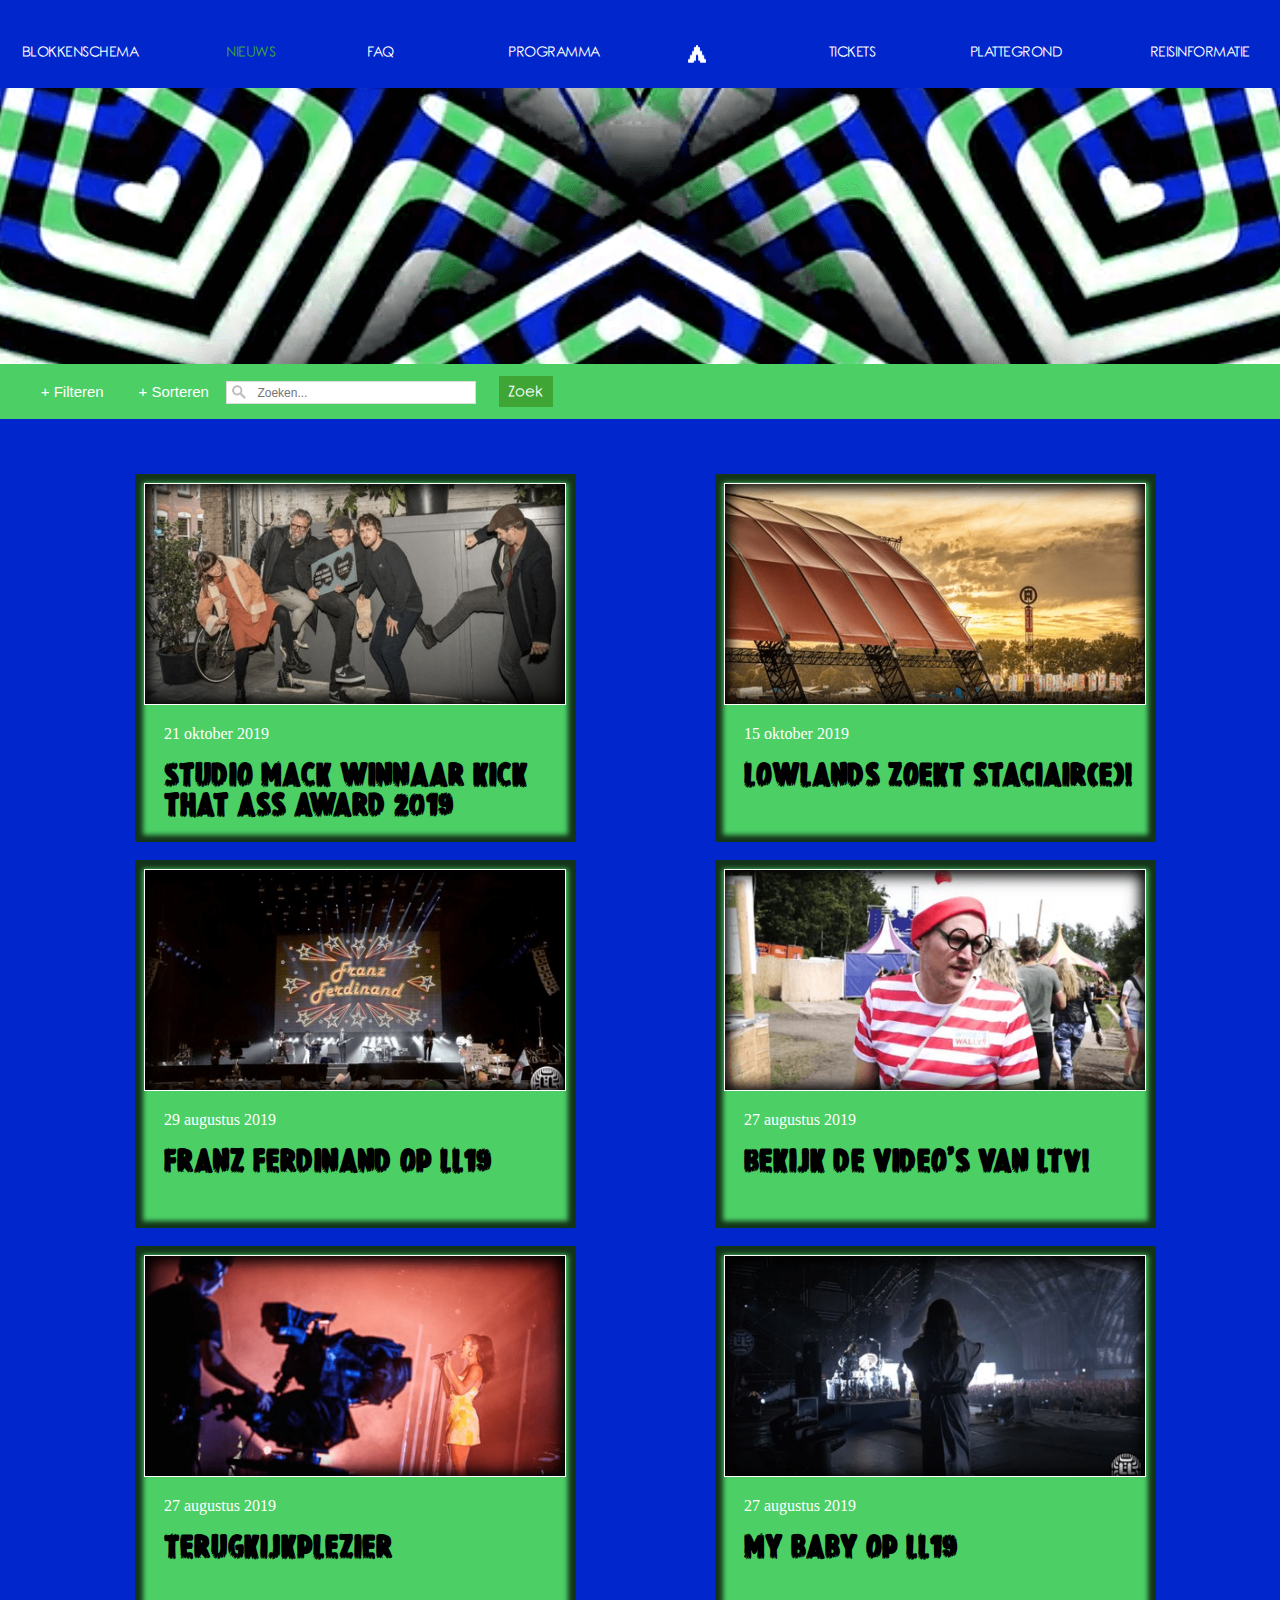
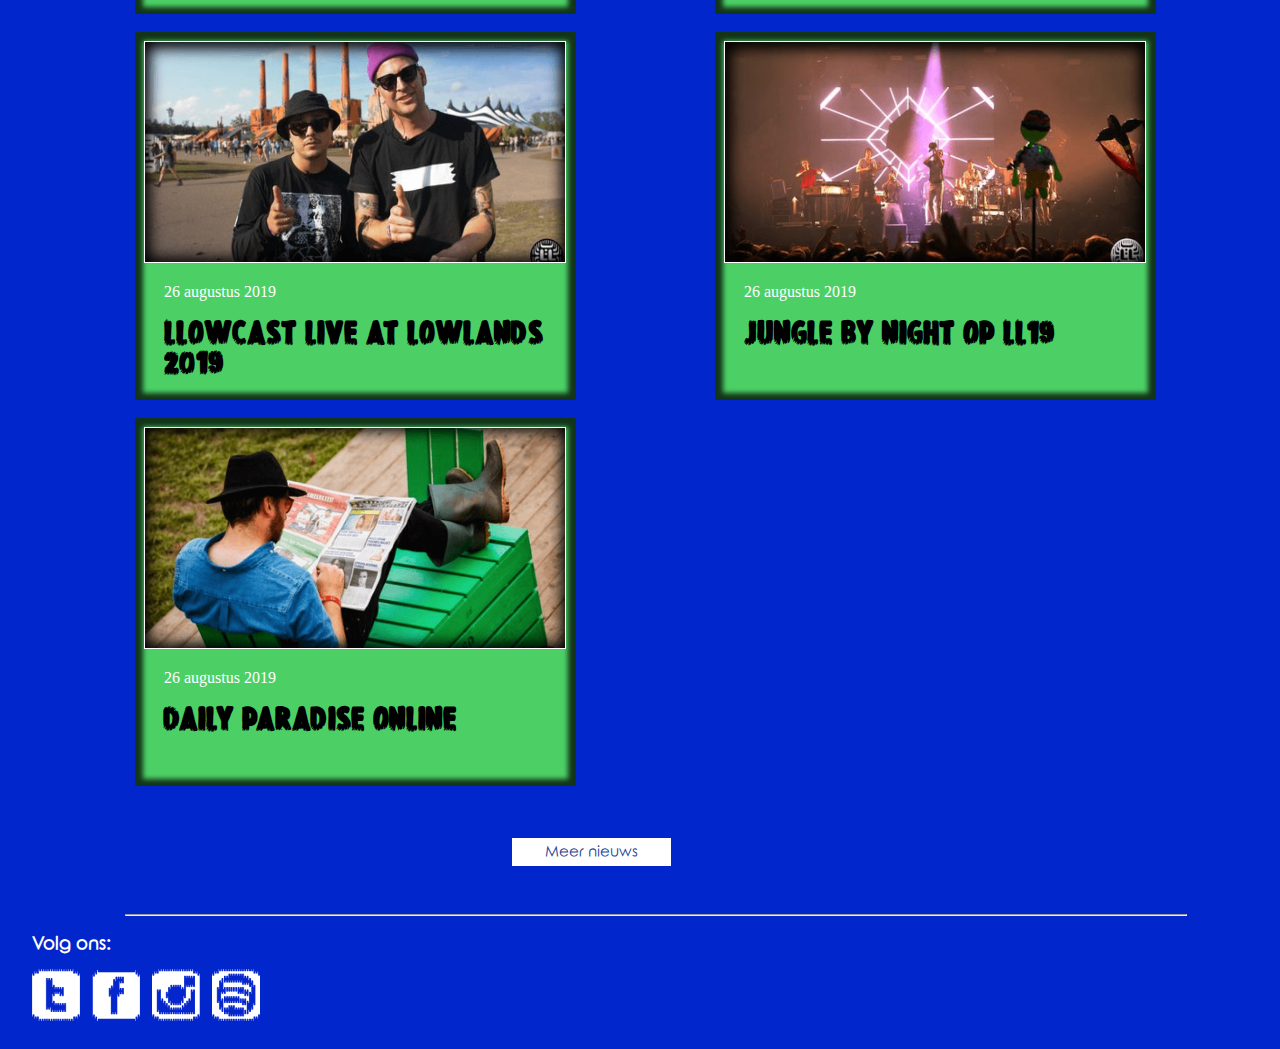
<file: index.html>
<!DOCTYPE html>
<html lang="nl">

<head>
    <meta charset="UTF-8">
    <title>Lowlands</title>
    <meta name="viewport" content="width=device-width, initial-scale=1">
    <link rel="stylesheet" href="stylesheet.css">
</head>

<body>
    <header>
        <!------------navigatie------------>
        <nav>
            <ul>
                <li><a>Blokkenschema</a></li>
                <li><a href="index.html" class="current">Nieuws</a></li>
                <li><a>FAQ</a></li>
                <li><a>Programma</a></li>
                <li id='homebutton'><a><img id="logo" src="./images/logo.png" alt="logo"></a></li>
                <li><a>Tickets</a></li>
                <li><a>Plattegrond</a></li>
                <li><a href="reisinformatie.html">Reisinformatie</a></li>
            </ul>
        </nav>
    </header>
    <main>
        <!------------filteren en sorteren------------>
        <section id="filteren">
            <button id="filterbutton">+ Filteren</button>
            <button>+ Sorteren</button>

            <!--https://www.w3schools.com/css/tryit.asp?filename=trycss_form_search_anim-->
            <input type="search" id="myInput" onkeyup="myFunction()" placeholder="Zoeken...">
            <button id="zoekknop" type="submit">Zoek</button>
        </section>

        <!--https://www.w3schools.com/howto/howto_css_custom_checkbox.asp-->
        <article id="filteropdrachten">
            <h1 id="filter">Filteren:</h1>
            <label class="filteropdracht">Alles
                <input type="checkbox">
                <span></span>
            </label>
            <label class="filteropdracht">Nieuw
                <input type="checkbox">
                <span></span>
            </label>

            <label class="filteropdracht">Oud
                <input type="checkbox">
                <span></span>
            </label>
        </article>

        <!------------Alle nieuwsberichten------------>
        <section>
            <a href="detail.html">
                <figure><img src="images/nieuws1.png" alt="Nieuwsbericht 1">
                    <figcaption>
                        <p>21 oktober 2019</p>
                        <h2>Studio Mack winnaar kick that ass award 2019</h2>
                    </figcaption>
                </figure>
            </a>

            <figure><img src="images/nieuws2.png" alt="Nieuwsbericht 2">
                <figcaption>
                    <p>15 oktober 2019</p>
                    <h2>Lowlands zoekt staciair(e)!</h2>
                </figcaption>
            </figure>

            <figure><img src="images/nieuws3.png" alt="Nieuwsbericht 3">
                <figcaption>
                    <p>29 augustus 2019</p>
                    <h2>Franz ferdinand op LL19</h2>
                </figcaption>
            </figure>

            <figure><img src="images/nieuws4.png" alt="Nieuwsbericht 4">
                <figcaption>
                    <p>27 augustus 2019</p>
                    <h2>Bekijk de video's van LTV!</h2>
                </figcaption>
            </figure>

            <figure><img src="images/nieuws5.png" alt="Nieuwsbericht 5">
                <figcaption>
                    <p>27 augustus 2019</p>
                    <h2>Terugkijkplezier</h2>
                </figcaption>
            </figure>

            <figure><img src="images/nieuws6.png" alt="Nieuwsbericht 6">
                <figcaption>
                    <p>27 augustus 2019</p>
                    <h2>My baby op LL19</h2>
                </figcaption>
            </figure>

            <figure><img src="images/nieuws7.png" alt="Nieuwsbericht 7">
                <figcaption>
                    <p>26 augustus 2019</p>
                    <h2>Llowcast live at lowlands 2019</h2>
                </figcaption>
            </figure>

            <figure><img src="images/nieuws8.png" alt="Nieuwsbericht 8">
                <figcaption>
                    <p>26 augustus 2019</p>
                    <h2>Jungle by night op LL19</h2>
                </figcaption>
            </figure>

            <figure><img src="images/nieuws9.png" alt="Nieuwsbericht 9">
                <figcaption>
                    <p>26 augustus 2019</p>
                    <h2>Daily paradise online</h2>
                </figcaption>
            </figure>
        </section>
        <!------------button om meer nieuws te laden------------>
        <button class="nieuws-button">Meer nieuws</button>

        <script src="javascript.js"></script>
    </main>
    <footer>
        <!------------Footer------------>
        <hr>
        <h3>Volg ons:</h3>
        <img src="images/twitter.png" alt="twitter" class="socialmedia">
        <img src="images/facebook.png" alt="facebook" class="socialmedia">
        <img src="images/instagram.png" alt="instagram" class="socialmedia">
        <img src="images/spotify.png" alt="spotify" class="socialmedia">
    </footer>
</body>

</html>
</file>
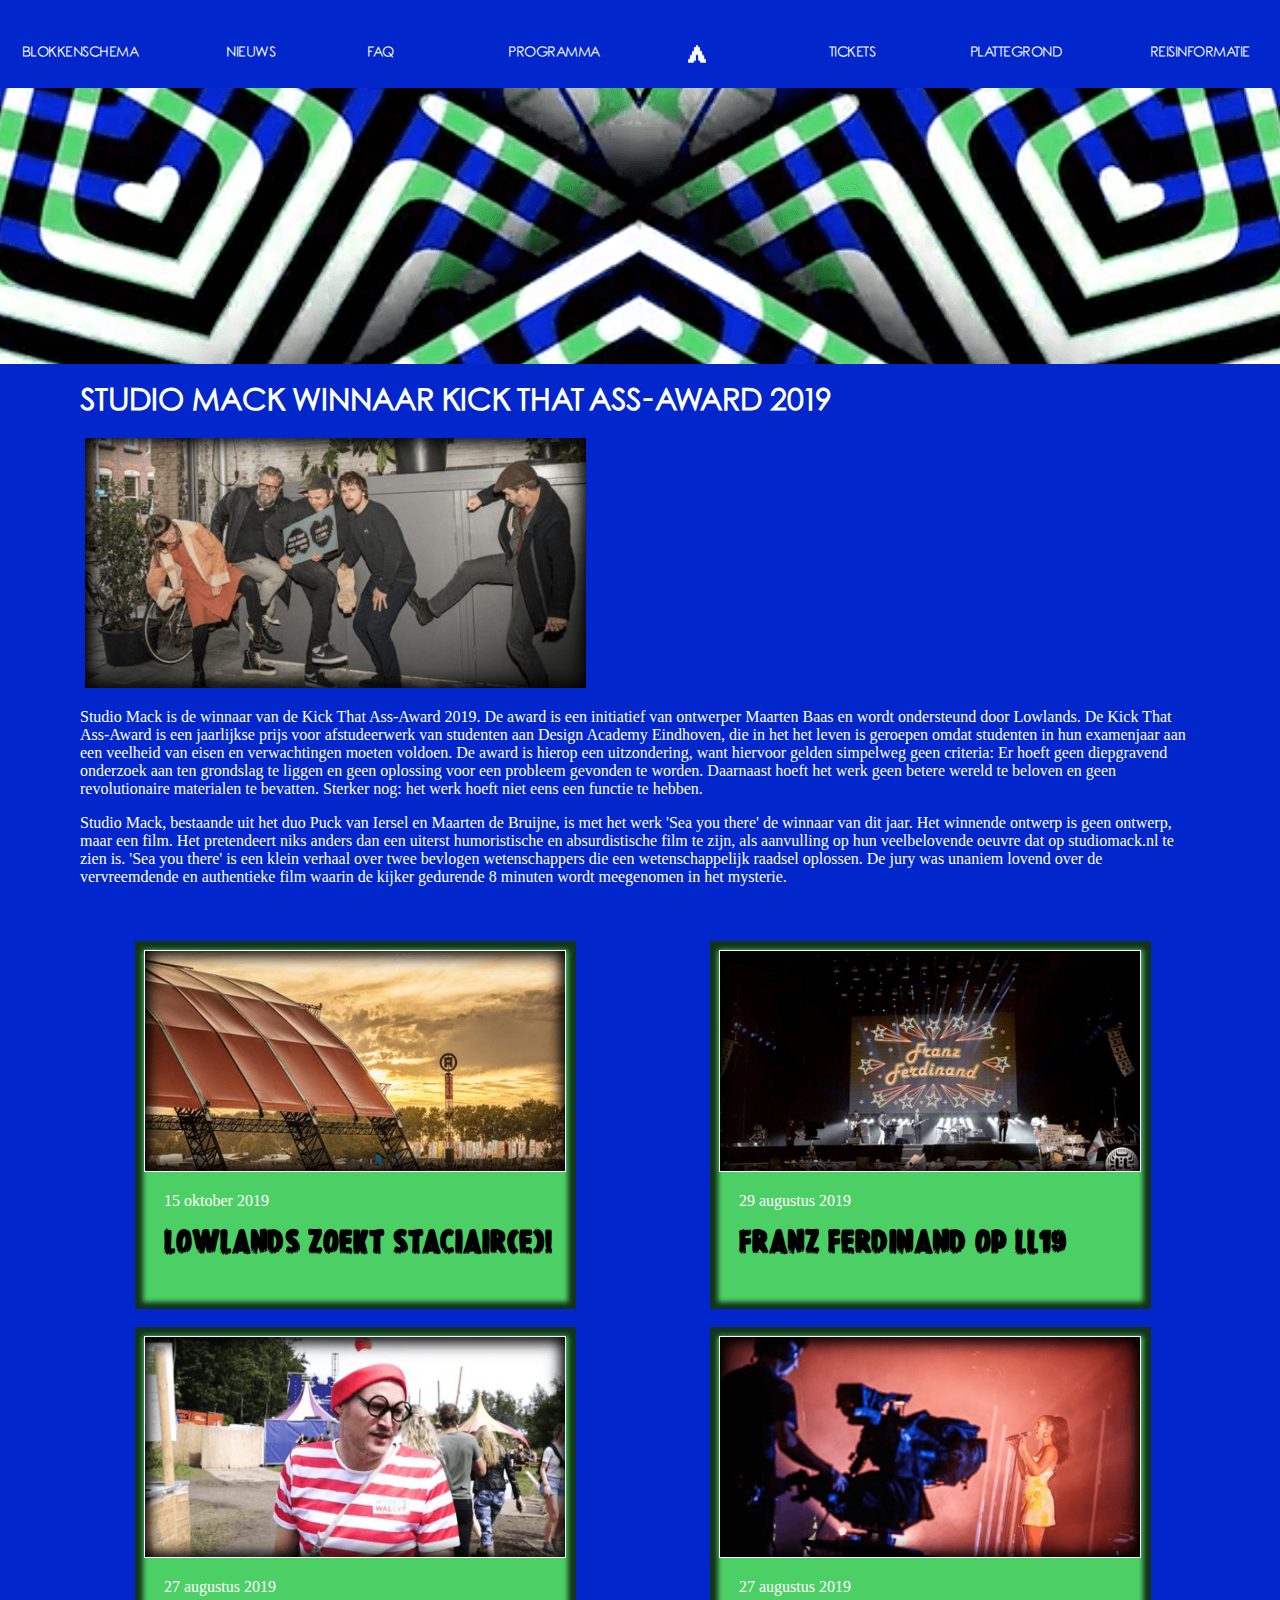
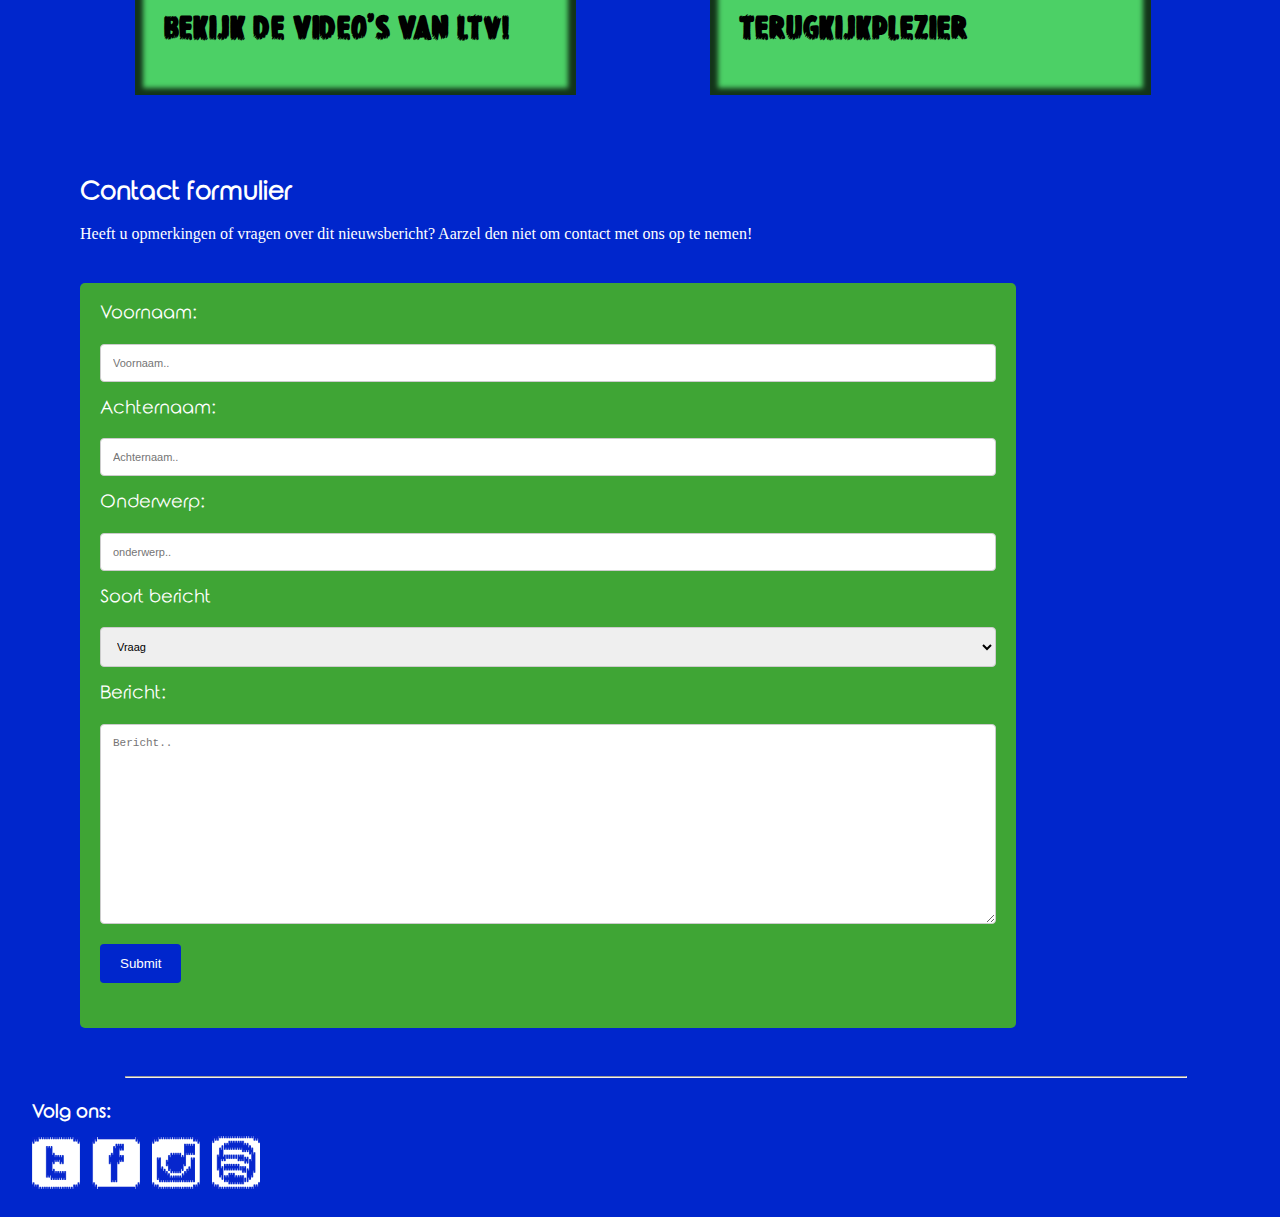
<file: detail.html>
<!DOCTYPE html>
<html lang="nl">

<head>
    <meta charset="UTF-8">
    <title>Lowlands</title>
    <meta name="viewport" content="width=device-width, initial-scale=1">
    <link rel="stylesheet" href="stylesheet.css">
</head>

<body>
    <header>
        <!------------Navigatie------------>
        <nav>
            <ul>
                <li><a>Blokkenschema</a></li>
                <li><a href="index.html">Nieuws</a></li>
                <li><a>FAQ</a></li>
                <li><a>Programma</a></li>
                <li id='homebutton'><a><img id="logo" src="./images/logo.png" alt="logo"></a></li>
                <li><a>Tickets</a></li>
                <li><a>Plattegrond</a></li>
                <li><a href="reisinformatie.html">Reisinformatie</a></li>
            </ul>
        </nav>
    </header>
    <main>
        <!------------Nieuws informatie------------>
        <article>
            <h1>STUDIO MACK WINNAAR KICK THAT ASS-AWARD 2019</h1>
            <img id="afbeelding-detail" src="images/nieuws1.png" alt="nieuws afbeelding">
            <p>Studio Mack is de winnaar van de Kick That Ass-Award 2019. De award is een initiatief van ontwerper Maarten Baas en wordt ondersteund door Lowlands. De Kick That Ass-Award is een jaarlijkse prijs voor afstudeerwerk van studenten aan Design Academy Eindhoven, die in het het leven is geroepen omdat studenten in hun examenjaar aan een veelheid van eisen en verwachtingen moeten voldoen. De award is hierop een uitzondering, want hiervoor gelden simpelweg geen criteria: Er hoeft geen diepgravend onderzoek aan ten grondslag te liggen en geen oplossing voor een probleem gevonden te worden. Daarnaast hoeft het werk geen betere wereld te beloven en geen revolutionaire materialen te bevatten. Sterker nog: het werk hoeft niet eens een functie te hebben.</p>
            <p>Studio Mack, bestaande uit het duo Puck van Iersel en Maarten de Bruijne, is met het werk 'Sea you there' de winnaar van dit jaar. Het winnende ontwerp is geen ontwerp, maar een film. Het pretendeert niks anders dan een uiterst humoristische en absurdistische film te zijn, als aanvulling op hun veelbelovende oeuvre dat op studiomack.nl te zien is. 'Sea you there' is een klein verhaal over twee bevlogen wetenschappers die een wetenschappelijk raadsel oplossen. De jury was unaniem lovend over de vervreemdende en authentieke film waarin de kijker gedurende 8 minuten wordt meegenomen in het mysterie. </p>
        </article>
        <!-----------Meer nieuwsberichten------------>
        <section class="detail">
            <figure><img src="images/nieuws2.png" alt="Nieuwsbericht 2">
                <figcaption>
                    <p>15 oktober 2019</p>
                    <h2>Lowlands zoekt staciair(e)!</h2>
                </figcaption>
            </figure>

            <figure><img src="images/nieuws3.png" alt="Nieuwsbericht 3">
                <figcaption>
                    <p>29 augustus 2019</p>
                    <h2>Franz ferdinand op LL19</h2>
                </figcaption>
            </figure>

            <figure><img src="images/nieuws4.png" alt="Nieuwsbericht 4">
                <figcaption>
                    <p>27 augustus 2019</p>
                    <h2>Bekijk de video's van LTV!</h2>
                </figcaption>
            </figure>

            <figure><img src="images/nieuws5.png" alt="Nieuwsbericht 5">
                <figcaption>
                    <p>27 augustus 2019</p>
                    <h2>Terugkijkplezier</h2>
                </figcaption>
            </figure>
        </section>
        <!------------Contact formulier------------>
        <article>
            <h3 class='normaal'>Contact formulier</h3>
            <p>Heeft u opmerkingen of vragen over dit nieuwsbericht? Aarzel den niet om contact met ons op te nemen!</p>
            <form>
                <label for="fname">Voornaam:</label>
                <input type="text" id="fname" name="firstname" placeholder="Voornaam.." required>

                <label for="lname">Achternaam:</label>
                <input type="text" id="lname" name="lastname" placeholder="Achternaam.." required>

                <label for="subject">Onderwerp:</label>
                <input type="text" id="subject" name="subject" placeholder="onderwerp.." required>

                <label for="type">Soort bericht</label>
                <select id="type" name="soort bericht">
                    <option value="vraag">Vraag</option>
                    <option value="opmerking">Opmerking</option>
                    <option value="anders">Anders</option>
                </select>

                <label for="message">Bericht:</label>
                <textarea id="message" name="message" placeholder="Bericht.." style="height:200px" required></textarea>

                <input type="submit" value="Submit">
                <!--https://www.w3schools.com/howto/howto_css_contact_form.asp-->
            </form>
        </article>
    </main>
    <footer>
        <!------------Footer------------>
        <hr>
        <h4>Volg ons:</h4>
        <img src="images/twitter.png" alt="twitter" class="socialmedia">
        <img src="images/facebook.png" alt="facebook" class="socialmedia">
        <img src="images/instagram.png" alt="instagram" class="socialmedia">
        <img src="images/spotify.png" alt="spotify" class="socialmedia">
    </footer>
</body>

</html>
</file>
<file: stylesheet.css>
/*------------Nieuwe lettertypes------------*/
@font-face {
    font-family: Rounded;
    src: url(downloads/Rounded_Elegance.ttf)
}

@font-face {
    font-family: Flame;
    src: url(downloads/Inner-Mounting-Flame.ttf)
}

@font-face {
    font-family: Roboto;
    src: url(downloads/Roboto-Regular.ttf)
}



/*------------Styling van de paginadelen------------*/

body {
    margin: 0;
    background-color: #0026cc;
    color: white;
}

header {
    width: 100%;
    background-image: url(images/Achtergrond.png);
    background-repeat: no-repeat;
    background-position: top;
    height: 15.625em;
}

footer {
    margin-left: 2em;
    margin-bottom: 1.5em;
}



/*------------Styling van de koppen------------*/

h1 {
    font-family: Rounded;
    font-size: 1.875em;
}

h2 {
    font-family: flame;
    font-size: 1.25em;
    color: black;
}

.normaal {
    font-family: Rounded;
    font-size: 1.5625em;
    margin-top: 3.125em;
    color: white;
}



/*------------Styling van de navigatie------------*/

nav {
    width: 100%;
    margin: auto;
    text-transform: uppercase;
    font-family: Rounded;
    font-size: 0.875em;
    letter-spacing: -.5px;
    background-color: #0026cc;
    margin-top: 0em;
}

nav ul {
    padding: 0.9375em 0em 0.3125em 0em;
    display: flex;
    flex-direction: row;
    justify-content: space-between;
    flex-wrap: wrap;
    list-style-type: none;
}

nav li {
    min-width: 3, 125em;
    padding: 0.625em 0.3125em 0.625em 0em;
    margin: 0% 1% 0% 1%;
}

#logo {
    width: 1.25em;
    padding: 0em 0em 0em 0em;
    margin: 0% 0% 0% 0%;
}

nav li a {
    color: white;
    padding: 0.625em;
    text-decoration: none;
}

nav li a:hover,
nav li a.current {
    color: #3fa535;
}



/*------------Styling van het filteren------------*/

#filteren {
    background-color: #4cd066;
    width: 97, 5%;
    margin-top: 0em;
    padding: 0.75em 1em;
    display: block;
    margin-left: 0em
}

button {
    border: none;
    background-color: #4cd066;
    font-size: 0.9375em;
    color: white;
    margin-left: 1.25em;
}

button:hover {
    color: #0026cc;
}

/*https://www.w3schools.com/css/tryit.asp?filename=trycss_form_search_anim*/
#myInput {
    background-image: url('images/zoek.png');
    background-position: 0.375em 0.25em;
    background-repeat: no-repeat;
    background-size: 1.125em 1.125em;
    width: 30%;
    font-size: 0.75em;
    padding: 0.3125em 1.25em 0.3125em 2.5em;
    border: 0.0625em solid #ddd;
    margin-left: 0.625em;
}

#zoekknop {
    transition: background-color 1.5s ease;
    background-color: #3fa535;
    border: none;
    color: white;
    font-family: Rounded;
    padding: 0.5em 0.625em 0.4375em 0.625em;
}

#zoekknop:hover {
    background-color: hotpink;
    transform: rotate(180deg);
    transition: 1s ease-in;
}

#filteropdrachten {
    opacity: 0;
    transition: 0.3s;
    position: absolute;
}

/*https://css-tricks.com/video-screencasts/150-hey-designers-know-one-thing-javascript-recommend/*/
#filteropdrachten.yay {
    border: 0.125em solid gray;
    padding: 2rem;
    color: black;
    background-color: white;
    margin: 0.625em;
    opacity: 1;
}

/*https://www.w3schools.com/howto/howto_css_custom_checkbox.asp*/
label,
#filter,
h4, h3 {
    display: block;
    position: relative;
    margin-bottom: 0.75em;
    font-size: 1.375em;
    -webkit-user-select: none;
    -moz-user-select: none;
    -ms-user-select: none;
    user-select: none;
    font-family: Rounded;
    font-size: 1.125em;
}

.filteropdracht {
    padding-left: 2.1875em;
}

label input {
    position: absolute;
    opacity: 0;
    height: 0;
    width: 0;
}

span {
    position: absolute;
    top: 0;
    left: 0;
    height: 1.25em;
    width: 1.25em;
    background-color: #eee;
}

label:hover input ~ span {
    background-color: #ccc;
}

label input:checked ~ span {
    background-color: #0026cc;
}

span:after {
    content: "";
    position: absolute;
    display: none;
}

label input:checked ~ span:after {
    display: block;
}

label span:after {
    left: 0.5625em;
    top: 0.3125em;
    width: 0.3125em;
    height: 0.625em;
    border: solid white;
    border-width: 0em 0.1875em 0.1875em 0em;
    -webkit-transform: rotate(45deg);
    -ms-transform: rotate(45deg);
    transform: rotate(45deg);
}



/*------------Styling van de nieuwsberichten------------*/

section {
    margin-left: 1.25em;
    margin-top: 3.125em;
    display: grid;
    grid-gap: .5em;
    grid-template-columns: 1fr;
}

@keyframes slide-up {
    from {
        padding-top: 100px;
        opacity: .25;
        line-height: 80px;
    }

    to {
        padding-top: 0;
        opacity: 1;
        line-height: 25px;
    }
}

section {
    animation: slide-up 2s;
}

figure {
    width: 20em;
    float: left;
    margin: 0.3125em;
    height: 19.375em;
    border 0.625em;
    background-color: #4cd066;
    display: block;
    padding: 0.5625em;
    text-align: left;
    -webkit-box-shadow: inset 0em 0.0625em 0.3125em 0.5em rgba(0, 0, 0, 0.75);
}

figure:hover {
    background-color: green;
}

figure img {
    width: 19.6875em;
    height: 9.375em;
    border: 0.0625em solid;
}

figcaption {
    padding-left: 1.25em;
}

.detail,
article {
    margin-right: 0.625em;
    margin-left: 1.25em;
}

a {
    text-decoration: none;
    color: white;
}



/*------------Styling van de nieuwsbutton------------*/

.nieuws-button {
    font-family: Rounded;
    font-size: 0.9375em;
    position: block;
    margin-left: 40%;
    margin-right: 50%;
    margin-top: 3.125em;
    background-color: white;
    color: #1D4496;
    width: 10.625em;
    height: 1.875em;
}

.nieuws-button:hover {
    background-color: #0026cc;
    color: white;
}



/* ------------Styling van contact formulier------------*/

input[type=text],
.datum,
select,
textarea {
    width: 100%;
    padding: 12px;
    border: 1px solid #ccc;
    border-radius: 4px;
    box-sizing: border-box;
    margin-top: 6px;
    margin-bottom: 16px;
    font-size: 11px;
}

input[type=submit] {
    background-color: #0026cc;
    color: white;
    padding: 12px 20px;
    border: none;
    border-radius: 4px;
}

input[type=submit]:hover {
    background-color: darkred;
}

form {
    border-radius: 5px;
    background-color: #3fa535;
    padding: 20px;
    padding-bottom: 45px;
    margin-top: 40px;
    display: block;
    width: 80%;
}

label {
    text-align: left;
    display: block;
}

textarea {
    height: 120px;
}



/*------------Styling van de overgebleven elementen------------*/

#afbeelding-detail {
    height: 9.375em;
    margin-left: 1.25em;
    margin-right: 0.3125em;
}

.socialmedia {
    width: 3em;
    margin-right: 0.5em;
}

hr {
    margin-top: 3em;
    width: 85%;
}



/*------------Mediaqueries------------*/

@media (min-width:37.5em) {
    #afbeelding-detail {
        margin-left: 0.3125em;
        height: 15.625em;
    }

    article {
        margin-right: 2.5em;
        margin-left: 2.5em;
    }

    .detail {
        margin-left: 2.5em;
    }

    section {
        margin-left: 9.375em;
    }

    figure {
        width: 26.4375em;
        height: 21.875em;
    }

    figure img {
        width: 26.25em;
        height: 13.75em;
    }
}

@media (min-width:59.375em) {
    #afbeelding-detail {
        margin-left: 0.3125em;
        height: 15.625em;
    }

    article {
        margin-right: 5em;
        margin-left: 5em;
    }

    nav li {
        min-width: 5em;
        padding: 1.25em 0.625em 1.25em 0em;
    }

    header {
        width: 100%;
        height: 21.875em;
    }

    #myInput {
        width: 20%;
    }

    #filteropdrachten.yay {
        top: 25em;
    }

}

@media (min-width:65.625em) {
    section {
        grid-template-columns: 1fr 1fr;
        column-gap: 0.625em;
        margin-right: auto;
        margin-left: 2.5em;
    }

    section,
    .detail {
        margin-left: 5em;
    }

}

@media (min-width:75em) {

    section,
    .detail {
        margin-left: 8.125em;
    }
}


@media (min-width:84.375em) {
    section {
        grid-template-columns: 1fr 1fr 1fr;
        margin-left: 1.25em;
    }

    #afbeelding-detail {
        margin-left: 0.3125em;
        height: 25em;
    }

    .detail,
    article {
        margin-right: 13.75em;
        margin-left: 9.5em;
    }

    .detail {
        grid-template-columns: 1fr 1fr;
    }

    nav li {
        min-width: 6.25em;
        padding: 1.25em 0.625em 1.25em 0em;
    }

    nav {
        font-size: 1em;
    }

    header {
        width: 100%;
        height: 28.125em;
    }

    #filteropdrachten.yay {
        top: 31.25em;
    }
}
</file>
